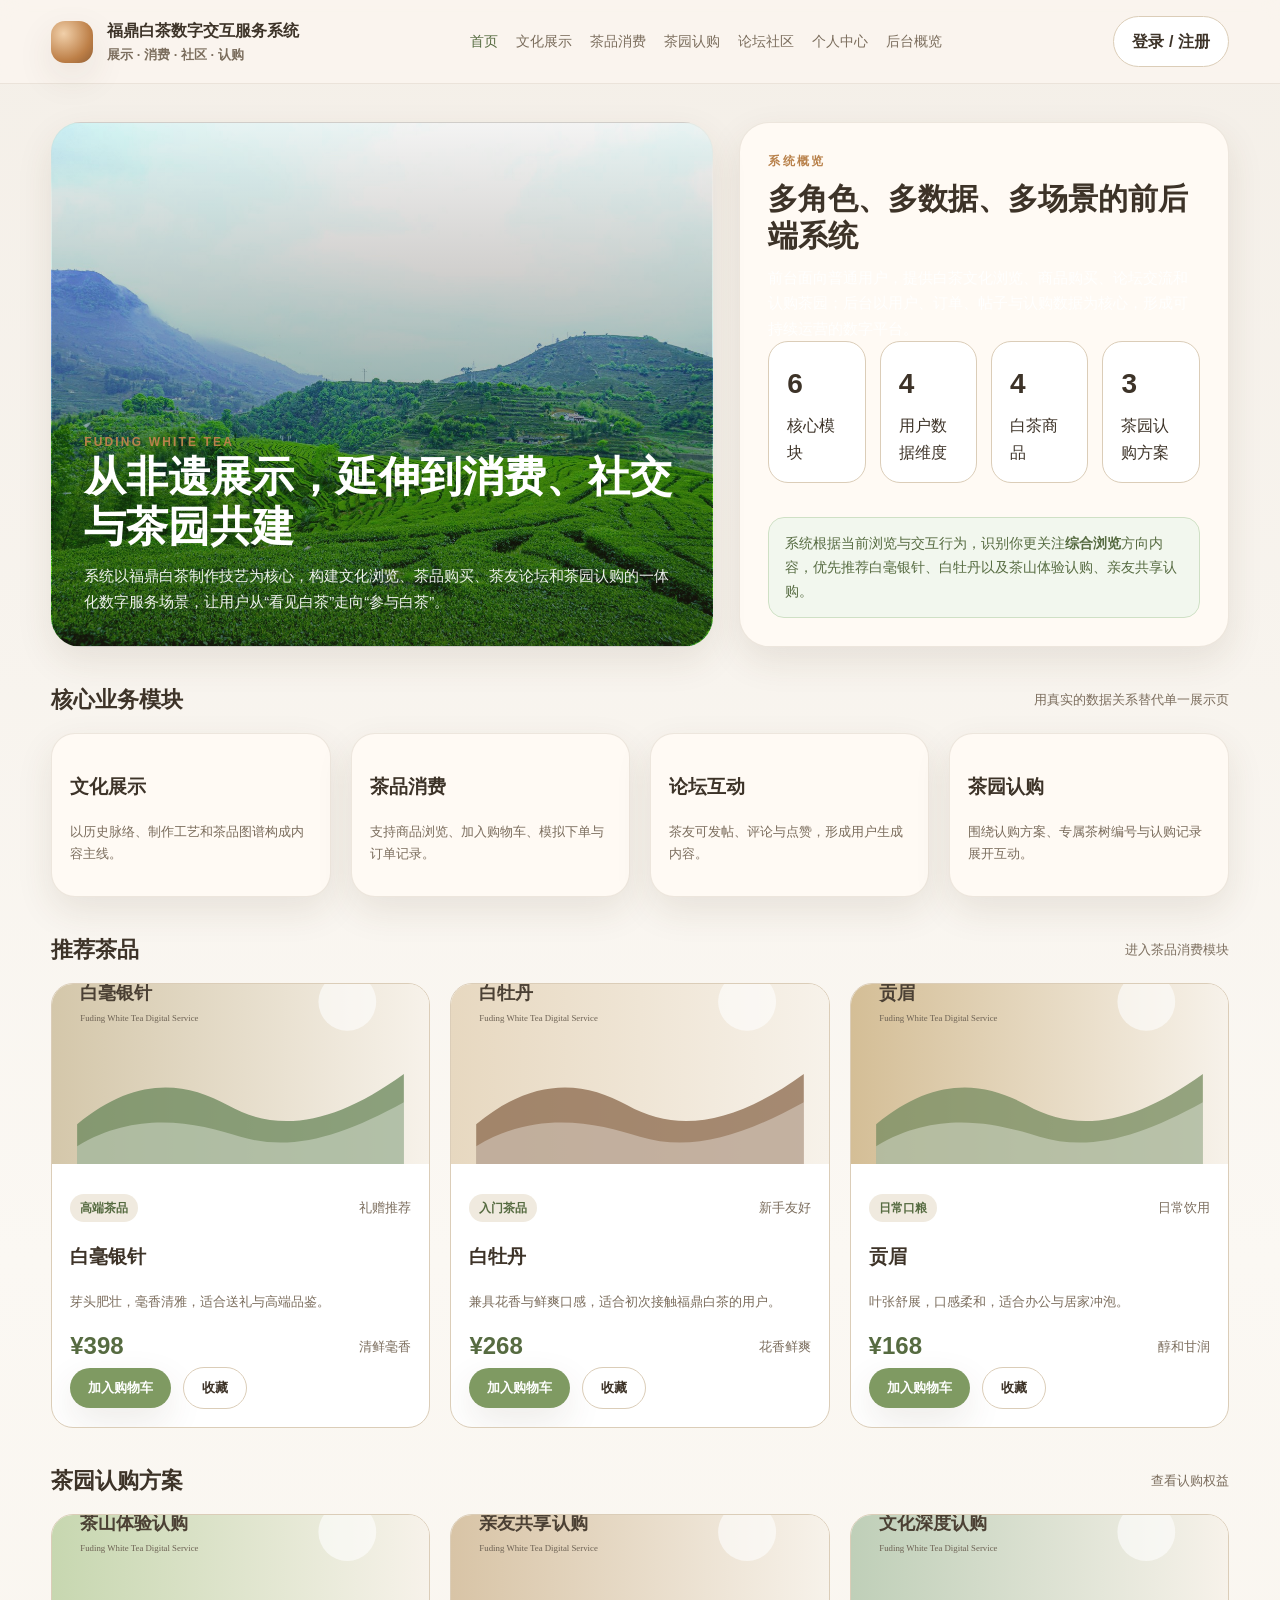
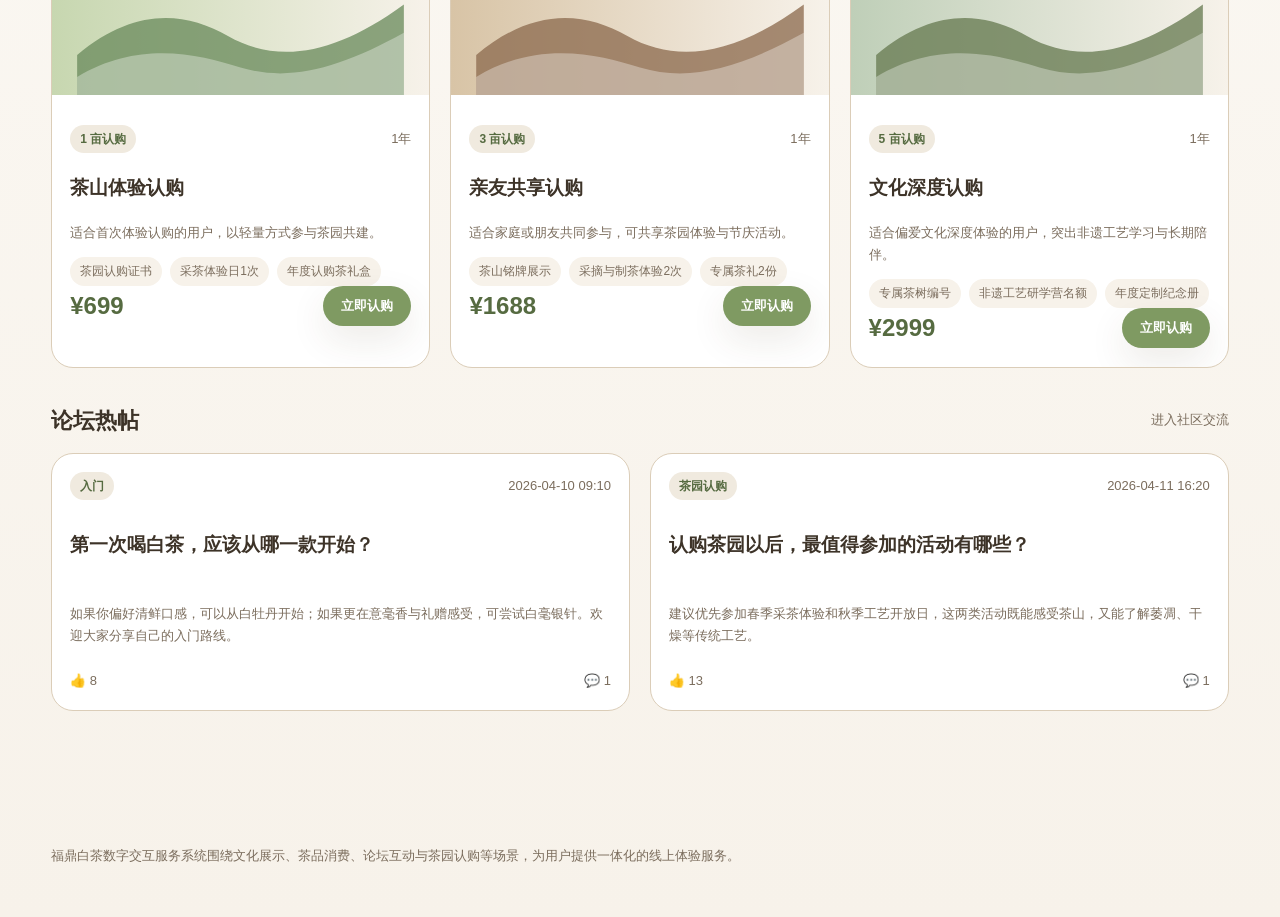
<file: index.html>
<!doctype html><html lang="zh-CN"><head><meta charset="utf-8"><meta name="viewport" content="width=device-width,initial-scale=1"><title>福鼎白茶数字交互服务系统</title><link rel="stylesheet" href="assets/style.css"></head><body data-page="index"><header class="site-header"><div class="container navbar"><a class="brand" href="index.html"><span class="brand-badge"></span><div><div>福鼎白茶数字交互服务系统</div><div class="small">展示 · 消费 · 社区 · 认购</div></div></a><nav class="nav-links"><a href="index.html" data-nav="index">首页</a><a href="culture.html" data-nav="culture">文化展示</a><a href="shop.html" data-nav="shop">茶品消费</a><a href="garden.html" data-nav="garden">茶园认购</a><a href="forum.html" data-nav="forum">论坛社区</a><a href="profile.html" data-nav="profile">个人中心</a><a href="admin.html" data-nav="admin">后台概览</a></nav><div class="actions" id="auth-slot"></div></div></header><div id="toast" class="notice hidden" style="position:fixed;right:24px;bottom:24px;z-index:90"></div><main class="container"><section class="hero"><div class="hero-media"><div class="hero-overlay"><div><div class="eyebrow">Fuding White Tea</div><h1>从非遗展示，延伸到消费、社交与茶园共建</h1><p>系统以福鼎白茶制作技艺为核心，构建文化浏览、茶品购买、茶友论坛和茶园认购的一体化数字服务场景，让用户从“看见白茶”走向“参与白茶”。</p></div></div></div><div class="hero-side"><div class="eyebrow">系统概览</div><h2 class="section-title">多角色、多数据、多场景的前后端系统</h2><p class="lead">前台面向普通用户，提供白茶文化浏览、商品购买、论坛交流和认购茶园；后台以用户、订单、帖子与认购数据为核心，形成可持续运营的数字平台。</p><div class="kpis"><div class="metric"><strong>6</strong><span>核心模块</span></div><div class="metric"><strong>4</strong><span>用户数据维度</span></div><div class="metric"><strong>4</strong><span>白茶商品</span></div><div class="metric"><strong>3</strong><span>茶园认购方案</span></div></div><div class="section" id="recommendation-box"></div></div></section><section class="section"><div class="panel-title"><h2>核心业务模块</h2><span class="subtle">用真实的数据关系替代单一展示页</span></div><div class="grid-4"><div class="card tight"><h3>文化展示</h3><p class="small">以历史脉络、制作工艺和茶品图谱构成内容主线。</p></div><div class="card tight"><h3>茶品消费</h3><p class="small">支持商品浏览、加入购物车、模拟下单与订单记录。</p></div><div class="card tight"><h3>论坛互动</h3><p class="small">茶友可发帖、评论与点赞，形成用户生成内容。</p></div><div class="card tight"><h3>茶园认购</h3><p class="small">围绕认购方案、专属茶树编号与认购记录展开互动。</p></div></div></section><section class="section"><div class="panel-title"><h2>推荐茶品</h2><a href="shop.html" class="subtle">进入茶品消费模块</a></div><div class="grid-3" id="home-products"></div></section><section class="section"><div class="panel-title"><h2>茶园认购方案</h2><a href="garden.html" class="subtle">查看认购权益</a></div><div class="grid-3" id="home-plans"></div></section><section class="section"><div class="panel-title"><h2>论坛热帖</h2><a href="forum.html" class="subtle">进入社区交流</a></div><div class="grid-2" id="home-posts"></div></section></main><footer class="footer"><div class="container">福鼎白茶数字交互服务系统围绕文化展示、茶品消费、论坛互动与茶园认购等场景，为用户提供一体化的线上体验服务。</div></footer><script src="assets/app.js"></script></body></html>
</file>
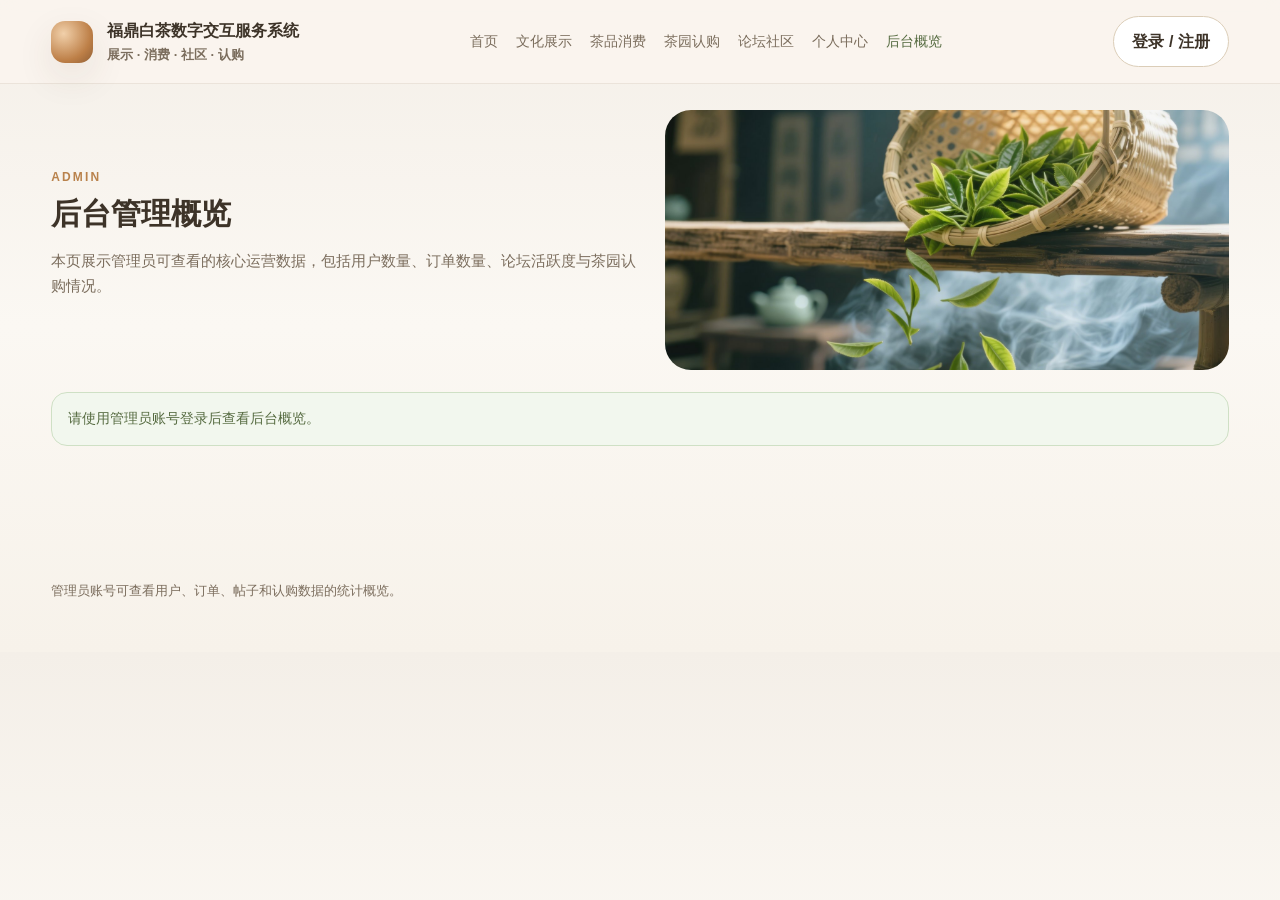
<file: admin.html>
<!doctype html><html lang="zh-CN"><head><meta charset="utf-8"><meta name="viewport" content="width=device-width,initial-scale=1"><title>后台概览</title><link rel="stylesheet" href="assets/style.css"></head><body data-page="admin">
<header class="site-header"><div class="container navbar"><a class="brand" href="index.html"><span class="brand-badge"></span><div><div>福鼎白茶数字交互服务系统</div><div class="small">展示 · 消费 · 社区 · 认购</div></div></a><nav class="nav-links"><a href="index.html" data-nav="index">首页</a><a href="culture.html" data-nav="culture">文化展示</a><a href="shop.html" data-nav="shop">茶品消费</a><a href="garden.html" data-nav="garden">茶园认购</a><a href="forum.html" data-nav="forum">论坛社区</a><a href="profile.html" data-nav="profile">个人中心</a><a href="admin.html" data-nav="admin">后台概览</a></nav><div class="actions" id="auth-slot"></div></div></header>
<div id="toast" class="notice hidden" style="position:fixed;right:24px;bottom:24px;z-index:90"></div>
<main class="container"><section class="page-hero"><div><div class="eyebrow">Admin</div><h1 class="section-title">后台管理概览</h1><p class="lead">本页展示管理员可查看的核心运营数据，包括用户数量、订单数量、论坛活跃度与茶园认购情况。</p></div><div class="cover" style="background-image:url('assets/media/tea_basket.jpg')"></div></section><section id="adminPanel"></section></main>
<footer class="footer"><div class="container">管理员账号可查看用户、订单、帖子和认购数据的统计概览。</div></footer>
<script src="assets/app.js"></script>
</body></html>
</file>
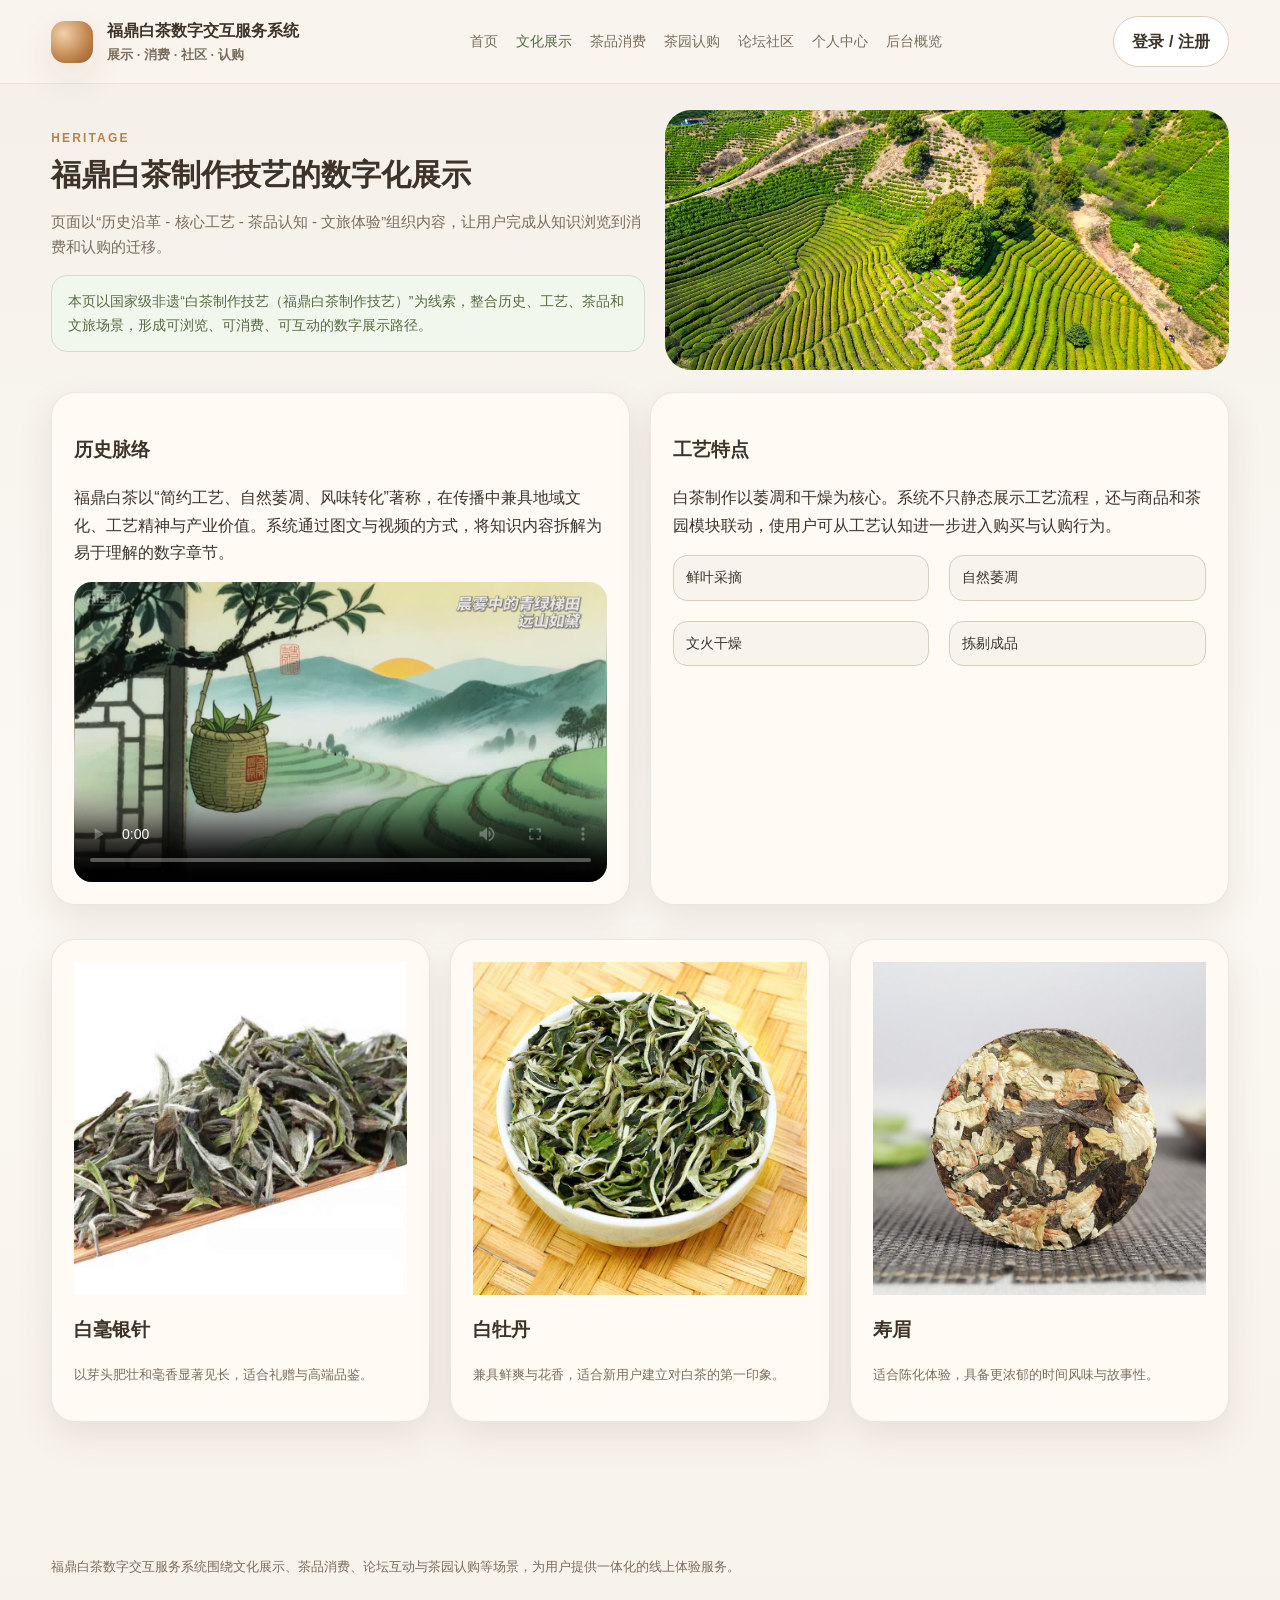
<file: culture.html>
<!doctype html><html lang="zh-CN"><head><meta charset="utf-8"><meta name="viewport" content="width=device-width,initial-scale=1"><title>文化展示</title><link rel="stylesheet" href="assets/style.css"></head><body data-page="culture"><header class="site-header"><div class="container navbar"><a class="brand" href="index.html"><span class="brand-badge"></span><div><div>福鼎白茶数字交互服务系统</div><div class="small">展示 · 消费 · 社区 · 认购</div></div></a><nav class="nav-links"><a href="index.html" data-nav="index">首页</a><a href="culture.html" data-nav="culture">文化展示</a><a href="shop.html" data-nav="shop">茶品消费</a><a href="garden.html" data-nav="garden">茶园认购</a><a href="forum.html" data-nav="forum">论坛社区</a><a href="profile.html" data-nav="profile">个人中心</a><a href="admin.html" data-nav="admin">后台概览</a></nav><div class="actions" id="auth-slot"></div></div></header><div id="toast" class="notice hidden" style="position:fixed;right:24px;bottom:24px;z-index:90"></div><main class="container"><section class="page-hero"><div><div class="eyebrow">Heritage</div><h1 class="section-title">福鼎白茶制作技艺的数字化展示</h1><p class="lead">页面以“历史沿革 - 核心工艺 - 茶品认知 - 文旅体验”组织内容，让用户完成从知识浏览到消费和认购的迁移。</p><div id="culture-track"></div></div><div class="cover" style="background-image:url('assets/media/tea_aerial.jpg')"></div></section><section class="grid-2"><div class="card"><h3>历史脉络</h3><p>福鼎白茶以“简约工艺、自然萎凋、风味转化”著称，在传播中兼具地域文化、工艺精神与产业价值。系统通过图文与视频的方式，将知识内容拆解为易于理解的数字章节。</p><video controls poster="assets/media/story_video.jpg" src="assets/media/story_video.mp4"></video></div><div class="card"><h3>工艺特点</h3><p>白茶制作以萎凋和干燥为核心。系统不只静态展示工艺流程，还与商品和茶园模块联动，使用户可从工艺认知进一步进入购买与认购行为。</p><div class="grid-2"><div class="comment">鲜叶采摘</div><div class="comment">自然萎凋</div><div class="comment">文火干燥</div><div class="comment">拣剔成品</div></div></div></section><section class="section"><div class="grid-3"><div class="card"><img src="assets/media/silver_needles.jpg" alt="银针"><h3>白毫银针</h3><p class="small">以芽头肥壮和毫香显著见长，适合礼赠与高端品鉴。</p></div><div class="card"><img src="assets/media/white_peony_bowl.jpg" alt="白牡丹"><h3>白牡丹</h3><p class="small">兼具鲜爽与花香，适合新用户建立对白茶的第一印象。</p></div><div class="card"><img src="assets/media/aged_tea_cake.jpg" alt="寿眉"><h3>寿眉</h3><p class="small">适合陈化体验，具备更浓郁的时间风味与故事性。</p></div></div></section></main><footer class="footer"><div class="container">福鼎白茶数字交互服务系统围绕文化展示、茶品消费、论坛互动与茶园认购等场景，为用户提供一体化的线上体验服务。</div></footer><script src="assets/app.js"></script></body></html>
</file>
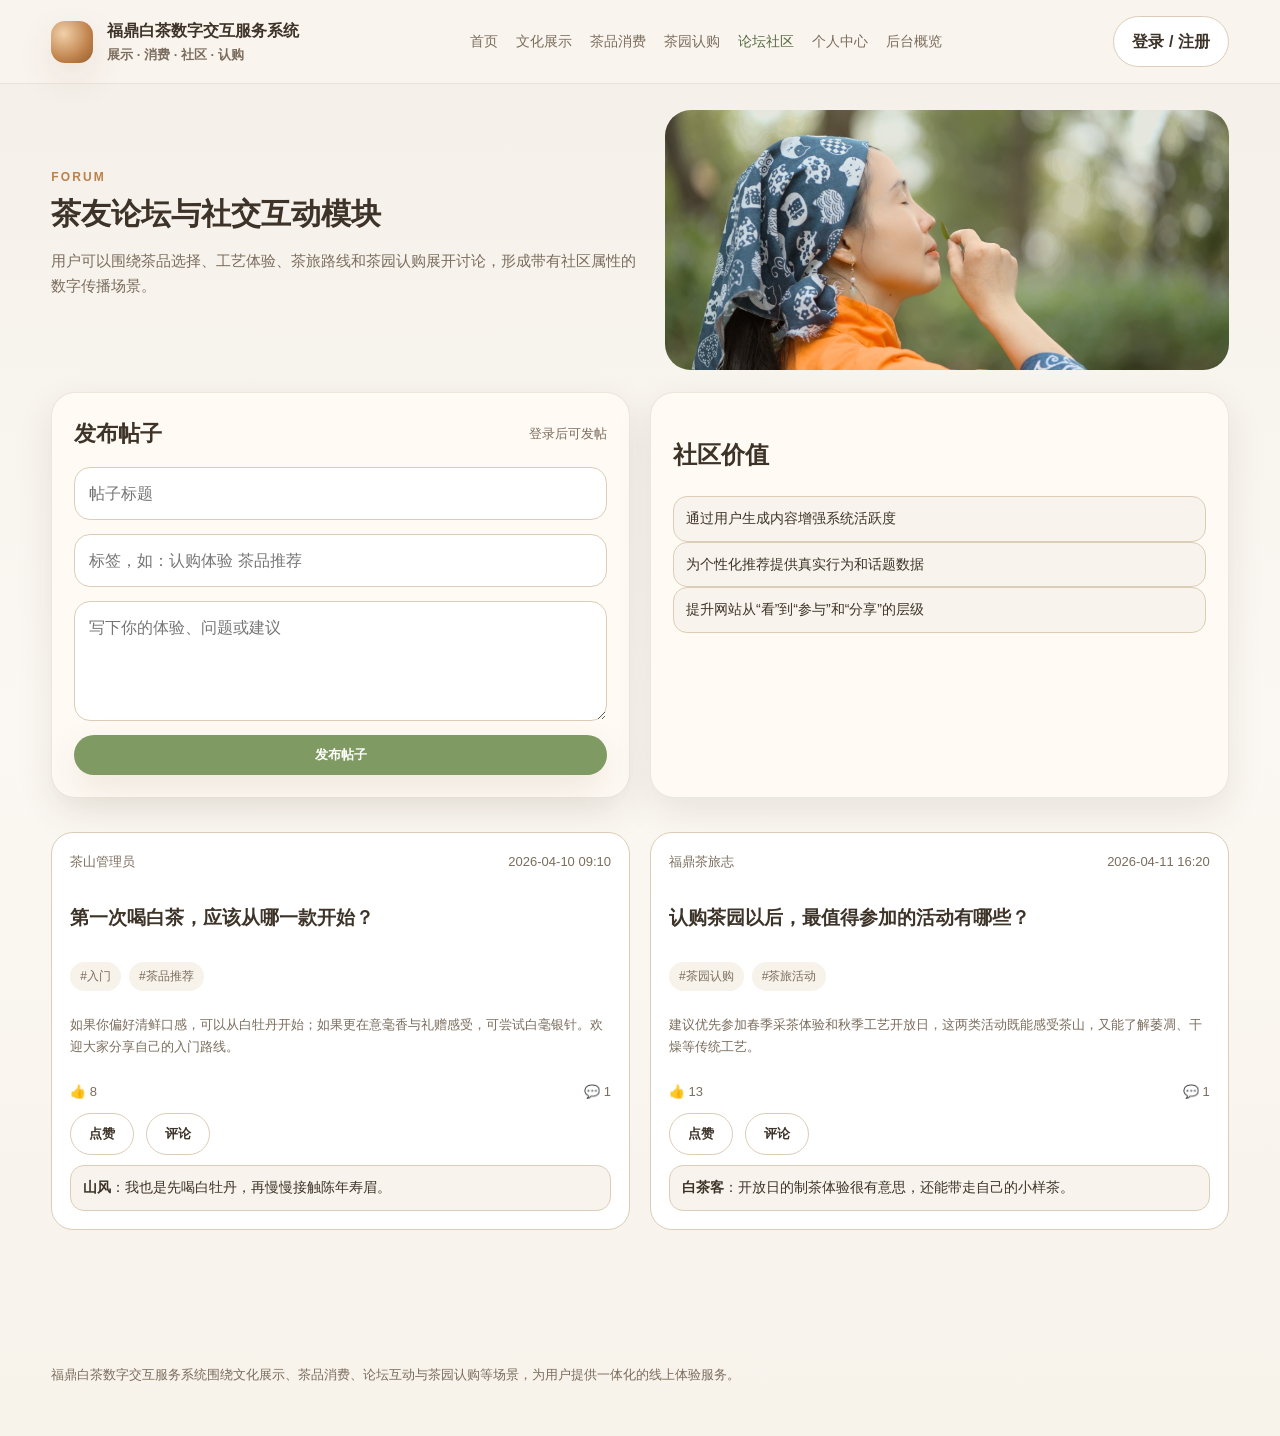
<file: forum.html>
<!doctype html><html lang="zh-CN"><head><meta charset="utf-8"><meta name="viewport" content="width=device-width,initial-scale=1"><title>论坛社区</title><link rel="stylesheet" href="assets/style.css"></head><body data-page="forum"><header class="site-header"><div class="container navbar"><a class="brand" href="index.html"><span class="brand-badge"></span><div><div>福鼎白茶数字交互服务系统</div><div class="small">展示 · 消费 · 社区 · 认购</div></div></a><nav class="nav-links"><a href="index.html" data-nav="index">首页</a><a href="culture.html" data-nav="culture">文化展示</a><a href="shop.html" data-nav="shop">茶品消费</a><a href="garden.html" data-nav="garden">茶园认购</a><a href="forum.html" data-nav="forum">论坛社区</a><a href="profile.html" data-nav="profile">个人中心</a><a href="admin.html" data-nav="admin">后台概览</a></nav><div class="actions" id="auth-slot"></div></div></header><div id="toast" class="notice hidden" style="position:fixed;right:24px;bottom:24px;z-index:90"></div><main class="container"><section class="page-hero"><div><div class="eyebrow">Forum</div><h1 class="section-title">茶友论坛与社交互动模块</h1><p class="lead">用户可以围绕茶品选择、工艺体验、茶旅路线和茶园认购展开讨论，形成带有社区属性的数字传播场景。</p></div><div class="cover" style="background-image:url('assets/media/tea_portrait.jpg')"></div></section><section class="grid-2"><div class="card"><div class="panel-title"><h2>发布帖子</h2><span class="subtle">登录后可发帖</span></div><form class="stack" id="postForm"><input id="postTitle" class="input" placeholder="帖子标题"><input id="postTags" class="input" placeholder="标签，如：认购体验 茶品推荐"><textarea id="postContent" placeholder="写下你的体验、问题或建议"></textarea><button class="btn">发布帖子</button></form></div><div class="card"><h2>社区价值</h2><div class="comment">通过用户生成内容增强系统活跃度</div><div class="comment">为个性化推荐提供真实行为和话题数据</div><div class="comment">提升网站从“看”到“参与”和“分享”的层级</div></div></section><section class="section"><div id="postList" class="grid-2"></div></section></main><footer class="footer"><div class="container">福鼎白茶数字交互服务系统围绕文化展示、茶品消费、论坛互动与茶园认购等场景，为用户提供一体化的线上体验服务。</div></footer><script src="assets/app.js"></script></body></html>
</file>
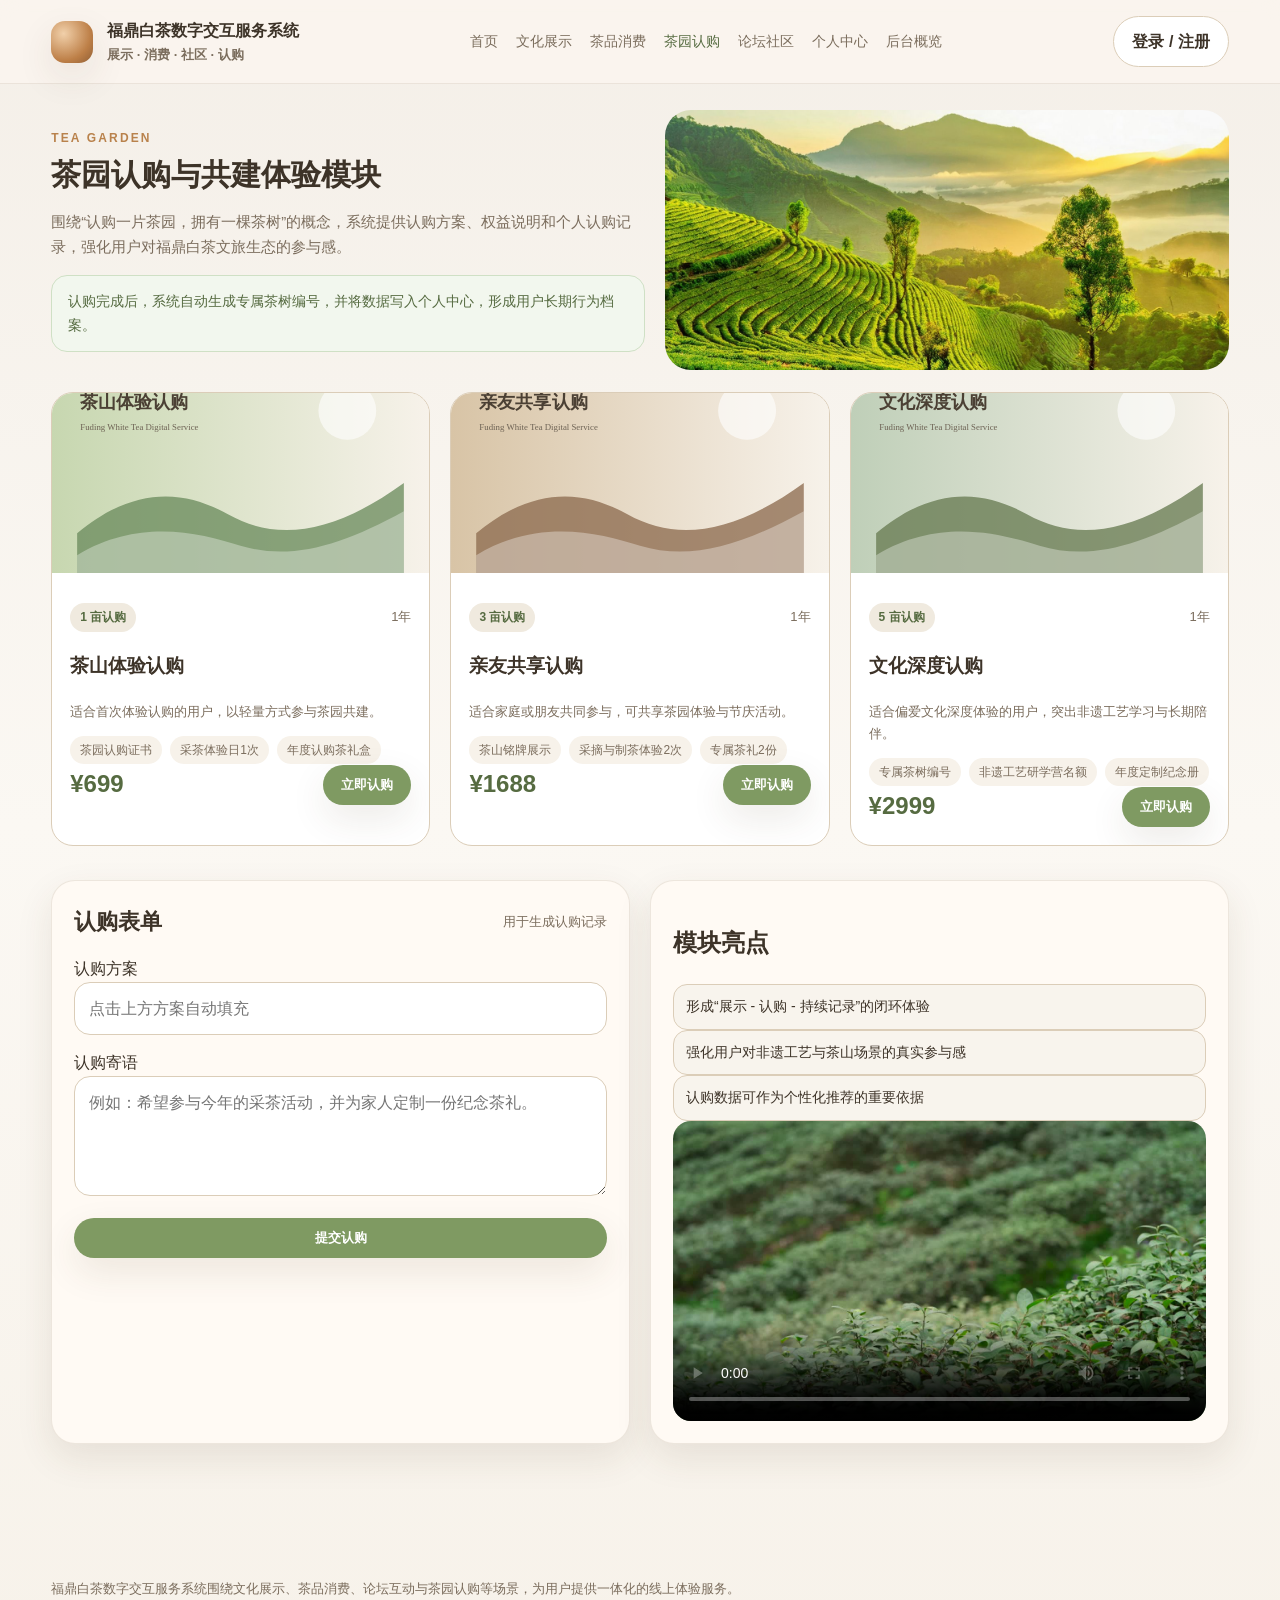
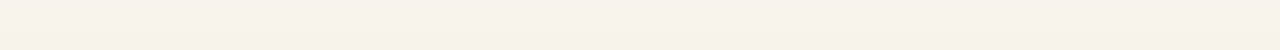
<file: garden.html>
<!doctype html><html lang="zh-CN"><head><meta charset="utf-8"><meta name="viewport" content="width=device-width,initial-scale=1"><title>茶园认购</title><link rel="stylesheet" href="assets/style.css"></head><body data-page="garden"><header class="site-header"><div class="container navbar"><a class="brand" href="index.html"><span class="brand-badge"></span><div><div>福鼎白茶数字交互服务系统</div><div class="small">展示 · 消费 · 社区 · 认购</div></div></a><nav class="nav-links"><a href="index.html" data-nav="index">首页</a><a href="culture.html" data-nav="culture">文化展示</a><a href="shop.html" data-nav="shop">茶品消费</a><a href="garden.html" data-nav="garden">茶园认购</a><a href="forum.html" data-nav="forum">论坛社区</a><a href="profile.html" data-nav="profile">个人中心</a><a href="admin.html" data-nav="admin">后台概览</a></nav><div class="actions" id="auth-slot"></div></div></header><div id="toast" class="notice hidden" style="position:fixed;right:24px;bottom:24px;z-index:90"></div><main class="container"><section class="page-hero"><div><div class="eyebrow">Tea Garden</div><h1 class="section-title">茶园认购与共建体验模块</h1><p class="lead">围绕“认购一片茶园，拥有一棵茶树”的概念，系统提供认购方案、权益说明和个人认购记录，强化用户对福鼎白茶文旅生态的参与感。</p><div class="notice">认购完成后，系统自动生成专属茶树编号，并将数据写入个人中心，形成用户长期行为档案。</div></div><div class="cover" style="background-image:url('assets/media/tea_mountain_vertical.jpg')"></div></section><section class="grid-3" id="planGrid"></section><section class="section grid-2"><div class="card" id="subscribePanel"><div class="panel-title"><h2>认购表单</h2><span class="subtle">用于生成认购记录</span></div><form class="stack" id="subscribeForm"><label>认购方案<input id="selectedPlan" class="input" placeholder="点击上方方案自动填充"></label><label>认购寄语<textarea id="ownerNote" placeholder="例如：希望参与今年的采茶活动，并为家人定制一份纪念茶礼。"></textarea></label><button class="btn">提交认购</button></form><div id="subscribeResult" class="section"></div></div><div class="card"><h2>模块亮点</h2><div class="comment">形成“展示 - 认购 - 持续记录”的闭环体验</div><div class="comment">强化用户对非遗工艺与茶山场景的真实参与感</div><div class="comment">认购数据可作为个性化推荐的重要依据</div><video controls poster="assets/media/picking_video.jpg" src="assets/media/picking_video.mp4"></video></div></section></main><footer class="footer"><div class="container">福鼎白茶数字交互服务系统围绕文化展示、茶品消费、论坛互动与茶园认购等场景，为用户提供一体化的线上体验服务。</div></footer><script src="assets/app.js"></script></body></html>
</file>
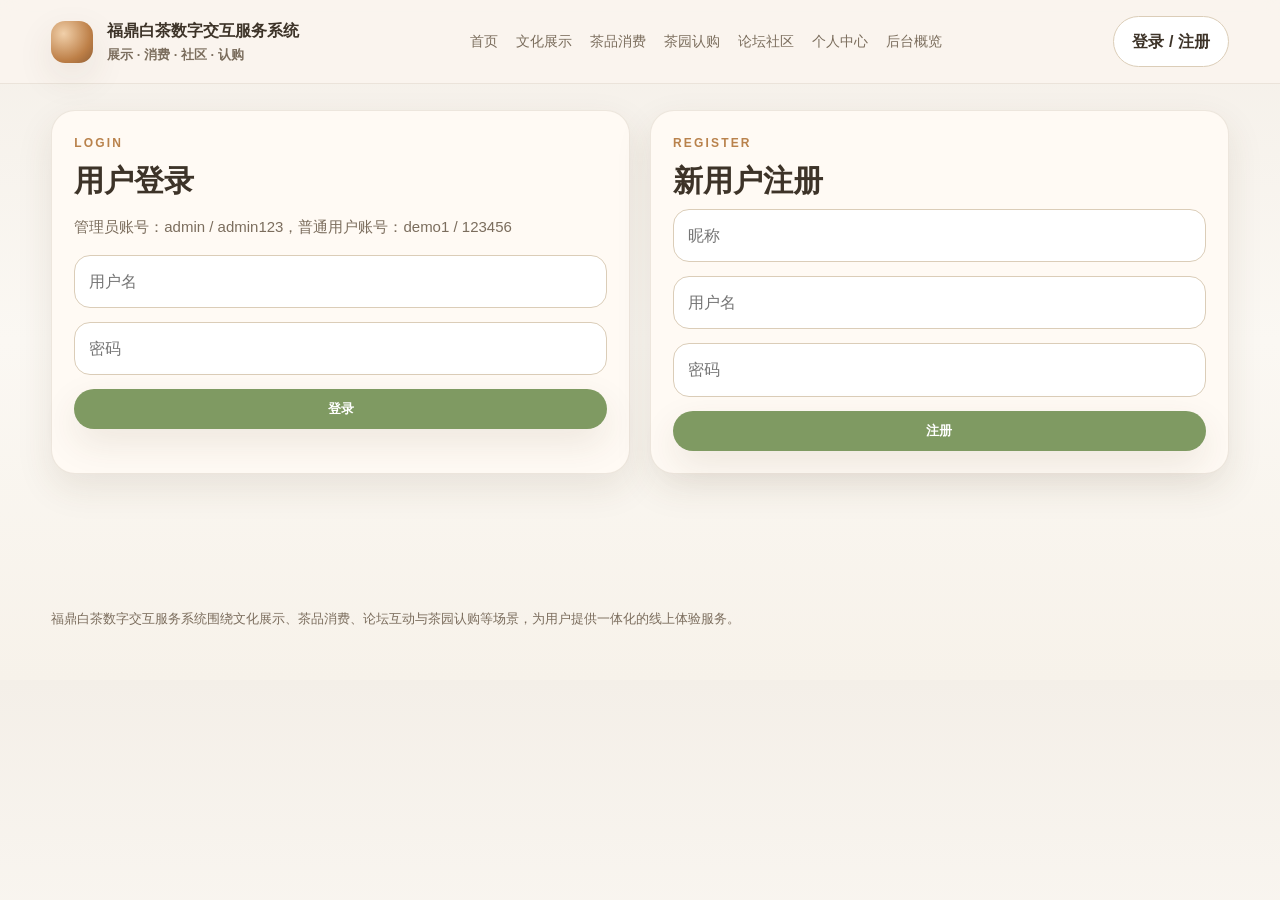
<file: login.html>
<!doctype html><html lang="zh-CN"><head><meta charset="utf-8"><meta name="viewport" content="width=device-width,initial-scale=1"><title>登录注册</title><link rel="stylesheet" href="assets/style.css"></head><body data-page="login"><header class="site-header"><div class="container navbar"><a class="brand" href="index.html"><span class="brand-badge"></span><div><div>福鼎白茶数字交互服务系统</div><div class="small">展示 · 消费 · 社区 · 认购</div></div></a><nav class="nav-links"><a href="index.html" data-nav="index">首页</a><a href="culture.html" data-nav="culture">文化展示</a><a href="shop.html" data-nav="shop">茶品消费</a><a href="garden.html" data-nav="garden">茶园认购</a><a href="forum.html" data-nav="forum">论坛社区</a><a href="profile.html" data-nav="profile">个人中心</a><a href="admin.html" data-nav="admin">后台概览</a></nav><div class="actions" id="auth-slot"></div></div></header><div id="toast" class="notice hidden" style="position:fixed;right:24px;bottom:24px;z-index:90"></div><main class="container"><section class="grid-2"><div class="card"><div class="eyebrow">Login</div><h1 class="section-title">用户登录</h1><p class="lead">管理员账号：admin / admin123，普通用户账号：demo1 / 123456</p><form class="stack" id="loginForm"><input id="loginUsername" class="input" placeholder="用户名"><input id="loginPassword" type="password" class="input" placeholder="密码"><button class="btn">登录</button></form></div><div class="card"><div class="eyebrow">Register</div><h2 class="section-title">新用户注册</h2><form class="stack" id="registerForm"><input id="regNickname" class="input" placeholder="昵称"><input id="regUsername" class="input" placeholder="用户名"><input id="regPassword" type="password" class="input" placeholder="密码"><button class="btn">注册</button></form></div></section></main><footer class="footer"><div class="container">福鼎白茶数字交互服务系统围绕文化展示、茶品消费、论坛互动与茶园认购等场景，为用户提供一体化的线上体验服务。</div></footer><script src="assets/app.js"></script></body></html>
</file>
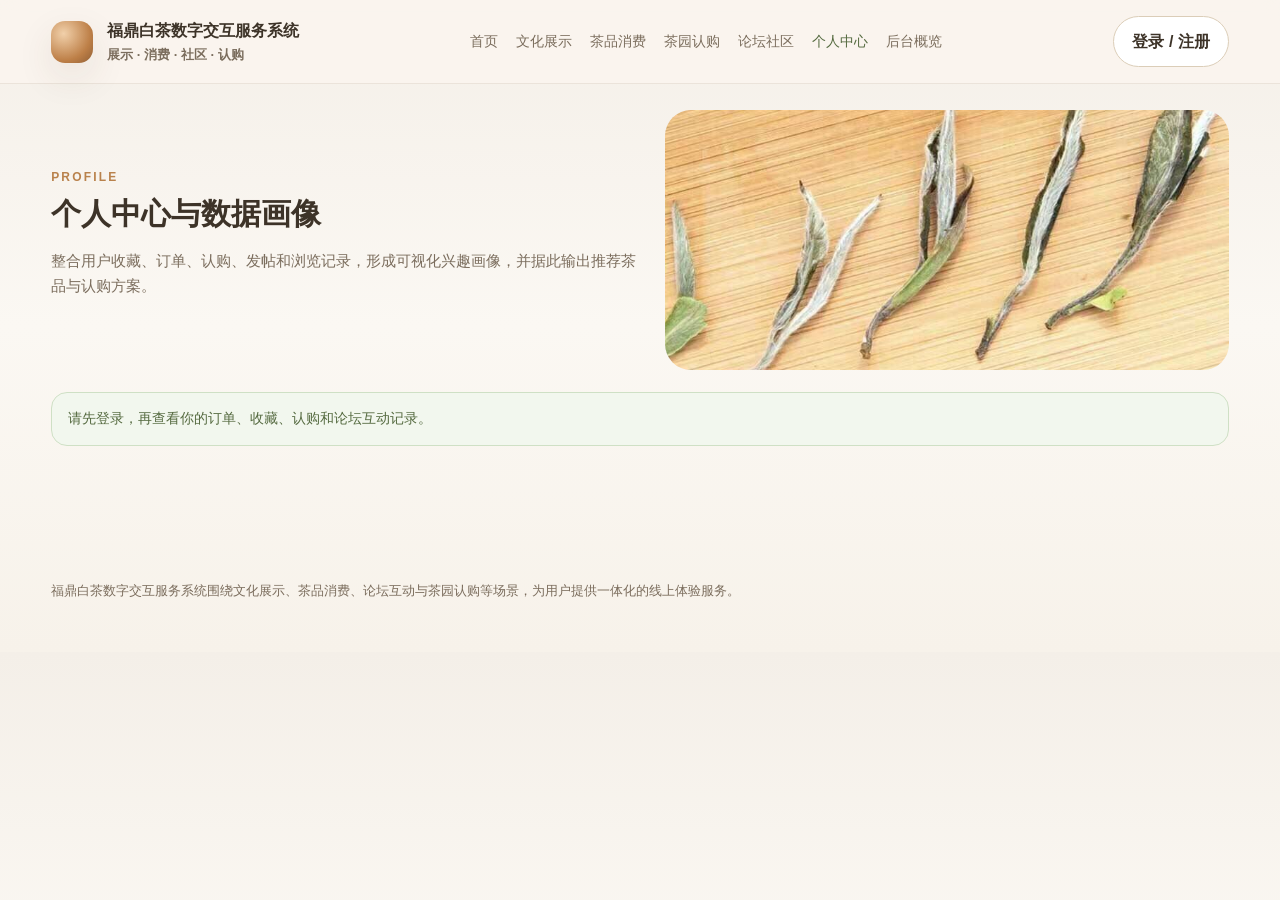
<file: profile.html>
<!doctype html><html lang="zh-CN"><head><meta charset="utf-8"><meta name="viewport" content="width=device-width,initial-scale=1"><title>个人中心</title><link rel="stylesheet" href="assets/style.css"></head><body data-page="profile"><header class="site-header"><div class="container navbar"><a class="brand" href="index.html"><span class="brand-badge"></span><div><div>福鼎白茶数字交互服务系统</div><div class="small">展示 · 消费 · 社区 · 认购</div></div></a><nav class="nav-links"><a href="index.html" data-nav="index">首页</a><a href="culture.html" data-nav="culture">文化展示</a><a href="shop.html" data-nav="shop">茶品消费</a><a href="garden.html" data-nav="garden">茶园认购</a><a href="forum.html" data-nav="forum">论坛社区</a><a href="profile.html" data-nav="profile">个人中心</a><a href="admin.html" data-nav="admin">后台概览</a></nav><div class="actions" id="auth-slot"></div></div></header><div id="toast" class="notice hidden" style="position:fixed;right:24px;bottom:24px;z-index:90"></div><main class="container"><section class="page-hero"><div><div class="eyebrow">Profile</div><h1 class="section-title">个人中心与数据画像</h1><p class="lead">整合用户收藏、订单、认购、发帖和浏览记录，形成可视化兴趣画像，并据此输出推荐茶品与认购方案。</p></div><div class="cover" style="background-image:url('assets/media/leaf_detail.jpg')"></div></section><section id="profilePanel"></section></main><footer class="footer"><div class="container">福鼎白茶数字交互服务系统围绕文化展示、茶品消费、论坛互动与茶园认购等场景，为用户提供一体化的线上体验服务。</div></footer><script src="assets/app.js"></script></body></html>
</file>
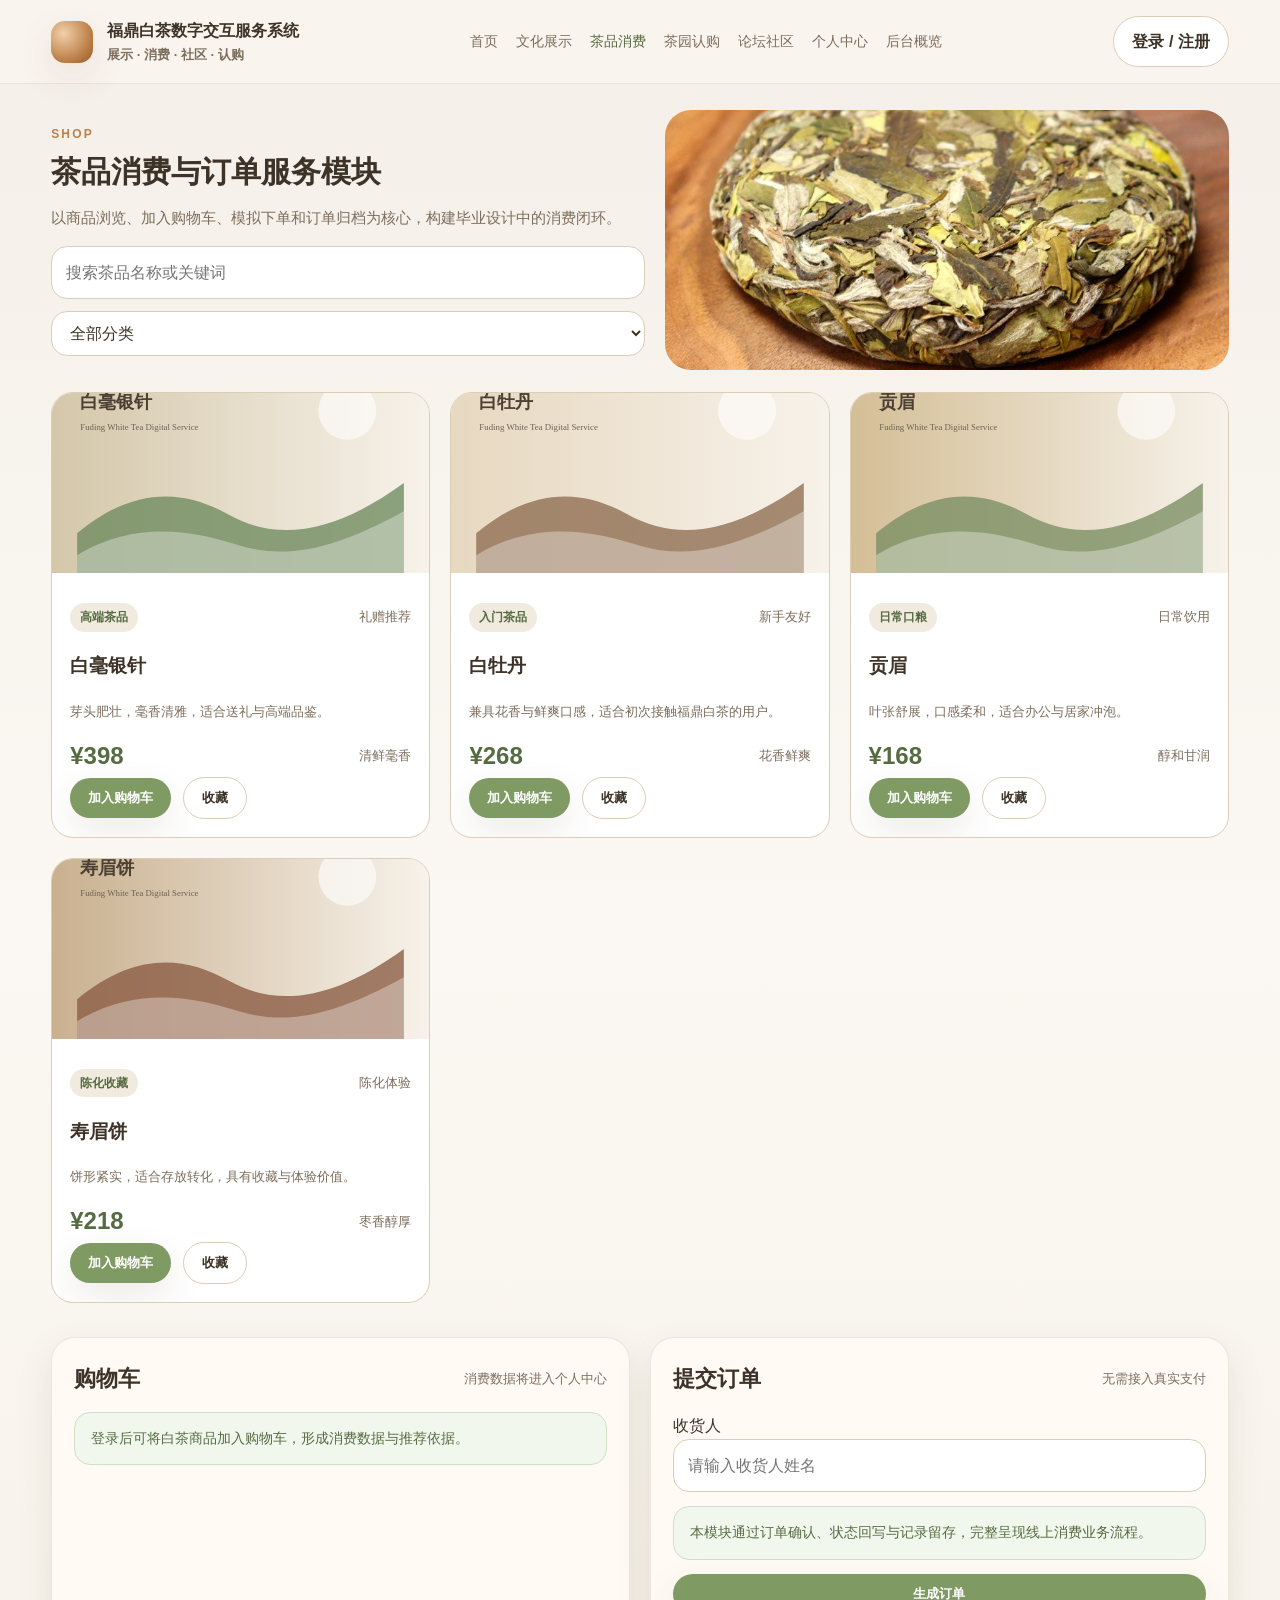
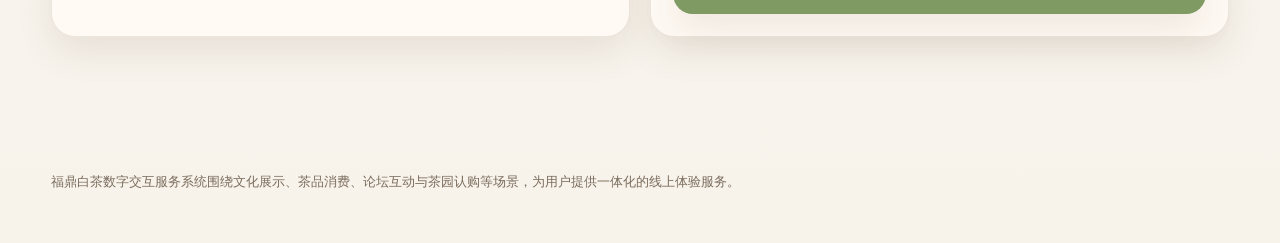
<file: shop.html>
<!doctype html><html lang="zh-CN"><head><meta charset="utf-8"><meta name="viewport" content="width=device-width,initial-scale=1"><title>茶品消费</title><link rel="stylesheet" href="assets/style.css"></head><body data-page="shop"><header class="site-header"><div class="container navbar"><a class="brand" href="index.html"><span class="brand-badge"></span><div><div>福鼎白茶数字交互服务系统</div><div class="small">展示 · 消费 · 社区 · 认购</div></div></a><nav class="nav-links"><a href="index.html" data-nav="index">首页</a><a href="culture.html" data-nav="culture">文化展示</a><a href="shop.html" data-nav="shop">茶品消费</a><a href="garden.html" data-nav="garden">茶园认购</a><a href="forum.html" data-nav="forum">论坛社区</a><a href="profile.html" data-nav="profile">个人中心</a><a href="admin.html" data-nav="admin">后台概览</a></nav><div class="actions" id="auth-slot"></div></div></header><div id="toast" class="notice hidden" style="position:fixed;right:24px;bottom:24px;z-index:90"></div><main class="container"><section class="page-hero"><div><div class="eyebrow">Shop</div><h1 class="section-title">茶品消费与订单服务模块</h1><p class="lead">以商品浏览、加入购物车、模拟下单和订单归档为核心，构建毕业设计中的消费闭环。</p><div class="toolbar"><input id="searchInput" class="input" placeholder="搜索茶品名称或关键词"><select id="categoryFilter"><option value="">全部分类</option><option>高端茶品</option><option>入门茶品</option><option>日常口粮</option><option>陈化收藏</option></select></div></div><div class="cover" style="background-image:url('assets/media/tea_cake_wood.jpg')"></div></section><section class="grid-3" id="product-grid"></section><section class="section grid-2"><div class="card"><div class="panel-title"><h2>购物车</h2><span class="subtle">消费数据将进入个人中心</span></div><div id="cartTable"></div></div><div class="card"><div class="panel-title"><h2>提交订单</h2><span class="subtle">无需接入真实支付</span></div><form class="stack"><label>收货人<input class="input" id="consignee" placeholder="请输入收货人姓名"></label><div class="notice">本模块通过订单确认、状态回写与记录留存，完整呈现线上消费业务流程。</div><button type="button" class="btn" id="checkoutBtn">生成订单</button></form></div></section></main><footer class="footer"><div class="container">福鼎白茶数字交互服务系统围绕文化展示、茶品消费、论坛互动与茶园认购等场景，为用户提供一体化的线上体验服务。</div></footer><script src="assets/app.js"></script></body></html>
</file>
<file: assets/style.css>
:root{
  --bg:#f7f2ea;
  --card:#fffaf4;
  --line:#dbcdb8;
  --text:#3d3328;
  --muted:#7b6d5d;
  --brand:#7f9a62;
  --brand-dark:#566b41;
  --accent:#b9824c;
  --shadow:0 14px 36px rgba(82,58,28,.10);
  --radius:22px;
}
*{box-sizing:border-box}
body{margin:0;font-family:"Microsoft YaHei",Arial,sans-serif;background:linear-gradient(180deg,#f4efe8 0,#fbf8f3 50%,#f7f2ea 100%);color:var(--text);line-height:1.7}
a{text-decoration:none;color:inherit}
img{max-width:100%;display:block}
video{max-width:100%;display:block;border-radius:18px}
.container{width:min(1180px,92vw);margin:0 auto}
header.site-header{position:sticky;top:0;z-index:50;background:rgba(250,245,238,.92);backdrop-filter:blur(12px);border-bottom:1px solid rgba(128,109,80,.12)}
.navbar{display:flex;align-items:center;justify-content:space-between;padding:16px 0;gap:20px}
.brand{display:flex;align-items:center;gap:14px;font-weight:700}
.brand-badge{width:42px;height:42px;border-radius:14px;background:radial-gradient(circle at 30% 30%,#f1d0aa,#bd7f47 65%,#8f5e35);box-shadow:var(--shadow)}
.nav-links{display:flex;flex-wrap:wrap;gap:18px;font-size:14px;color:var(--muted)}
.nav-links a.active,.nav-links a:hover{color:var(--brand-dark)}
.actions{display:flex;align-items:center;gap:12px}
.btn,.btn-outline{display:inline-flex;align-items:center;justify-content:center;padding:11px 18px;border-radius:999px;border:none;cursor:pointer;font-weight:600;transition:.2s}
.btn{background:var(--brand);color:#fff;box-shadow:var(--shadow)}
.btn:hover{background:var(--brand-dark);transform:translateY(-1px)}
.btn-outline{background:#fff;border:1px solid var(--line);color:var(--text)}
main{padding:26px 0 56px}
.hero{display:grid;grid-template-columns:1.15fr .85fr;gap:26px;align-items:stretch;margin-top:12px}
.hero-media,.hero-side{background:var(--card);border:1px solid rgba(128,109,80,.14);border-radius:30px;box-shadow:var(--shadow);overflow:hidden}
.hero-media{position:relative;min-height:460px;background:#ddd center/cover no-repeat url('./media/hero_landscape.jpg')}
.hero-overlay{position:absolute;inset:0;background:linear-gradient(180deg,rgba(30,30,20,.05),rgba(32,26,18,.60));display:flex;align-items:flex-end;padding:32px;color:#fff}
.hero h1{font-size:42px;line-height:1.18;margin:0 0 12px}
.hero p{font-size:15px;max-width:670px;margin:0;color:rgba(255,255,255,.92)}
.hero-side{padding:28px}
.eyebrow{font-size:12px;letter-spacing:.18em;text-transform:uppercase;color:var(--accent);font-weight:700}
.section-title{font-size:30px;line-height:1.25;margin:8px 0 10px}
.lead{color:var(--muted);font-size:15px}
.grid-2,.grid-3,.grid-4{display:grid;gap:20px}
.grid-2{grid-template-columns:repeat(2,minmax(0,1fr))}
.grid-3{grid-template-columns:repeat(3,minmax(0,1fr))}
.grid-4{grid-template-columns:repeat(4,minmax(0,1fr))}
.card{background:var(--card);border-radius:24px;border:1px solid rgba(128,109,80,.14);box-shadow:var(--shadow);padding:22px}
.card.tight{padding:18px}
.metric{padding:18px 18px 16px;border-radius:20px;background:#fff;border:1px solid var(--line)}
.metric strong{display:block;font-size:28px;margin-bottom:4px}
.badge{display:inline-flex;padding:4px 10px;border-radius:999px;background:#f0eadf;color:var(--brand-dark);font-size:12px;font-weight:700}
.section{margin-top:34px}
.panel-title{display:flex;align-items:center;justify-content:space-between;margin-bottom:14px}
.panel-title h2,.panel-title h3{margin:0;font-size:22px}
.subtle{font-size:13px;color:var(--muted)}
.product-card,.plan-card,.post-card,.profile-box{display:flex;flex-direction:column;gap:12px;background:#fff;border:1px solid var(--line);border-radius:22px;overflow:hidden;height:100%}
.product-card img,.plan-card img{height:180px;object-fit:cover;background:#efe7dc}
.card-body{padding:18px}
.meta-row{display:flex;justify-content:space-between;align-items:center;gap:10px;font-size:13px;color:var(--muted)}
.price{font-weight:800;color:var(--brand-dark);font-size:24px}
.tag-list{display:flex;gap:8px;flex-wrap:wrap}
.tag{font-size:12px;padding:4px 10px;border-radius:999px;background:#f7f2ea;color:var(--muted)}
.input,select,textarea{width:100%;padding:12px 14px;border-radius:16px;border:1px solid var(--line);background:#fff;font:inherit;color:var(--text)}
textarea{min-height:120px;resize:vertical}
form.stack{display:grid;gap:14px}
.toolbar{display:flex;gap:12px;flex-wrap:wrap;align-items:center}
.notice{padding:14px 16px;background:#f2f7ee;color:var(--brand-dark);border:1px solid #cfe0c5;border-radius:16px;font-size:14px}
.table{width:100%;border-collapse:separate;border-spacing:0 10px}
.table th{font-size:13px;text-align:left;color:var(--muted);padding:0 10px}
.table td{background:#fff;padding:14px 10px;border-top:1px solid var(--line);border-bottom:1px solid var(--line)}
.table td:first-child{border-left:1px solid var(--line);border-radius:14px 0 0 14px}
.table td:last-child{border-right:1px solid var(--line);border-radius:0 14px 14px 0}
.post-card .card-body{display:grid;gap:10px}
.comment{padding:10px 12px;border-radius:14px;background:#f8f4ed;border:1px solid var(--line);font-size:14px}
.profile-shell{display:grid;grid-template-columns:280px 1fr;gap:22px}
.chart{display:grid;gap:10px}
.bar-row{display:grid;grid-template-columns:88px 1fr 36px;gap:10px;align-items:center;font-size:13px}
.bar{height:11px;border-radius:999px;background:#eee2d3;overflow:hidden}
.bar span{display:block;height:100%;background:linear-gradient(90deg,var(--brand),#a4b47e)}
.footer{margin-top:50px;padding:28px 0 50px;color:var(--muted);font-size:13px}
.page-hero{display:grid;grid-template-columns:1fr .95fr;gap:20px;align-items:center;margin-bottom:22px}
.page-hero .cover{min-height:260px;border-radius:26px;background:center/cover no-repeat}
.kpis{display:grid;grid-template-columns:repeat(4,1fr);gap:14px}
.pill-nav{display:flex;gap:10px;flex-wrap:wrap}
.hidden{display:none!important}
.center{text-align:center}
.right{text-align:right}
.small{font-size:13px;color:var(--muted)}
@media (max-width: 980px){
  .hero,.page-hero,.profile-shell,.grid-4,.grid-3,.grid-2,.kpis{grid-template-columns:1fr}
  .hero-media{min-height:360px}
  .nav-links{display:none}
}
</file>
